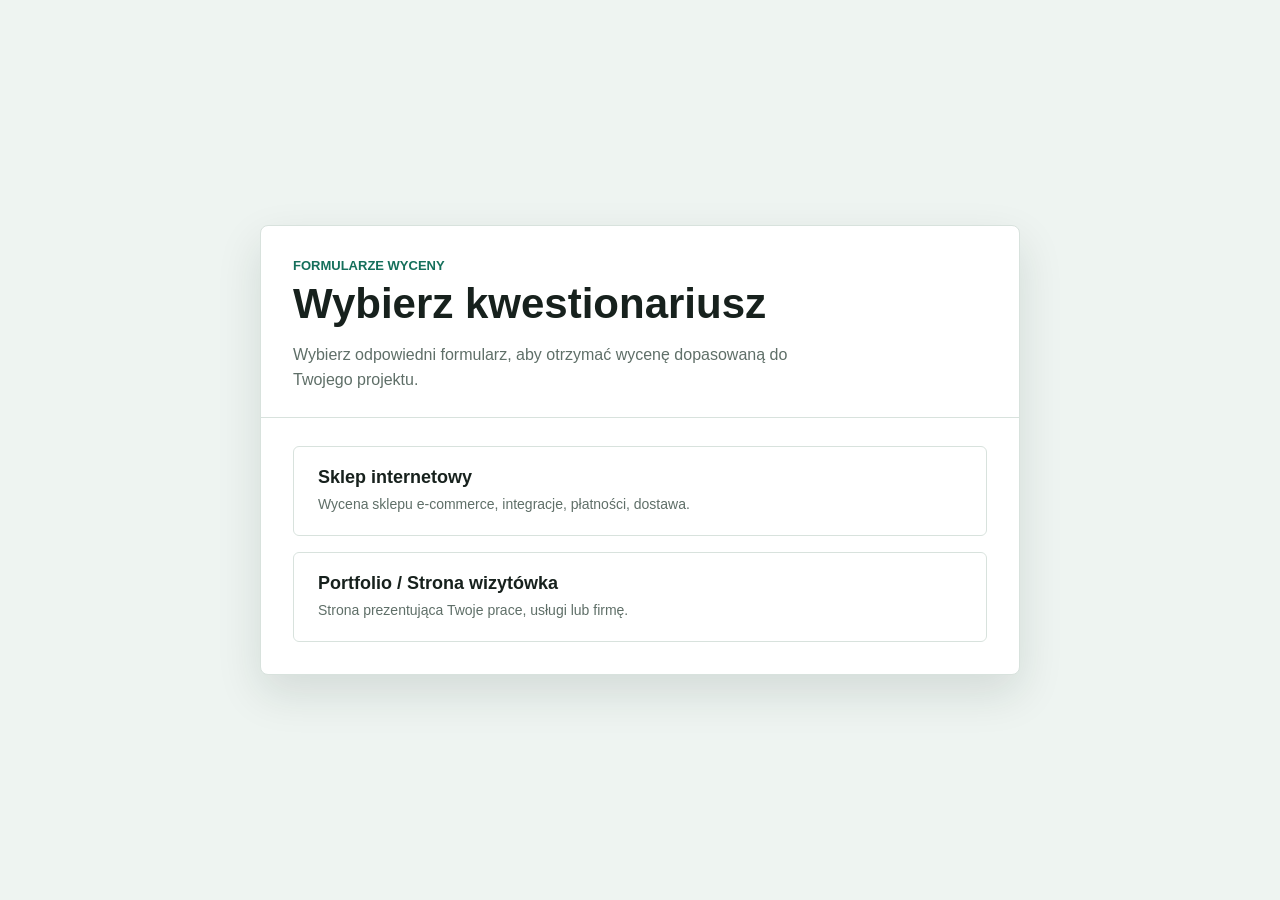
<file: index.html>
<!doctype html>
<html lang="pl">
  <head>
    <meta charset="utf-8">
    <meta name="viewport" content="width=device-width, initial-scale=1">
    <title>Kwestionariusze wyceny</title>
    <link rel="stylesheet" href="./styles.css">
  </head>
  <body>
    <main class="page">
      <section class="survey-shell">
        <div class="intro">
          <p class="eyebrow">Formularze wyceny</p>
          <h1>Wybierz kwestionariusz</h1>
          <p>Wybierz odpowiedni formularz, aby otrzymać wycenę dopasowaną do Twojego projektu.</p>
        </div>

        <nav class="survey-nav">
          <a href="./serwis_sklep/" class="nav-card">
            <h2>Sklep internetowy</h2>
            <p>Wycena sklepu e-commerce, integracje, płatności, dostawa.</p>
          </a>
          <a href="./portfolio/" class="nav-card">
            <h2>Portfolio / Strona wizytówka</h2>
            <p>Strona prezentująca Twoje prace, usługi lub firmę.</p>
          </a>
        </nav>
      </section>
    </main>
  </body>
</html>
</file>
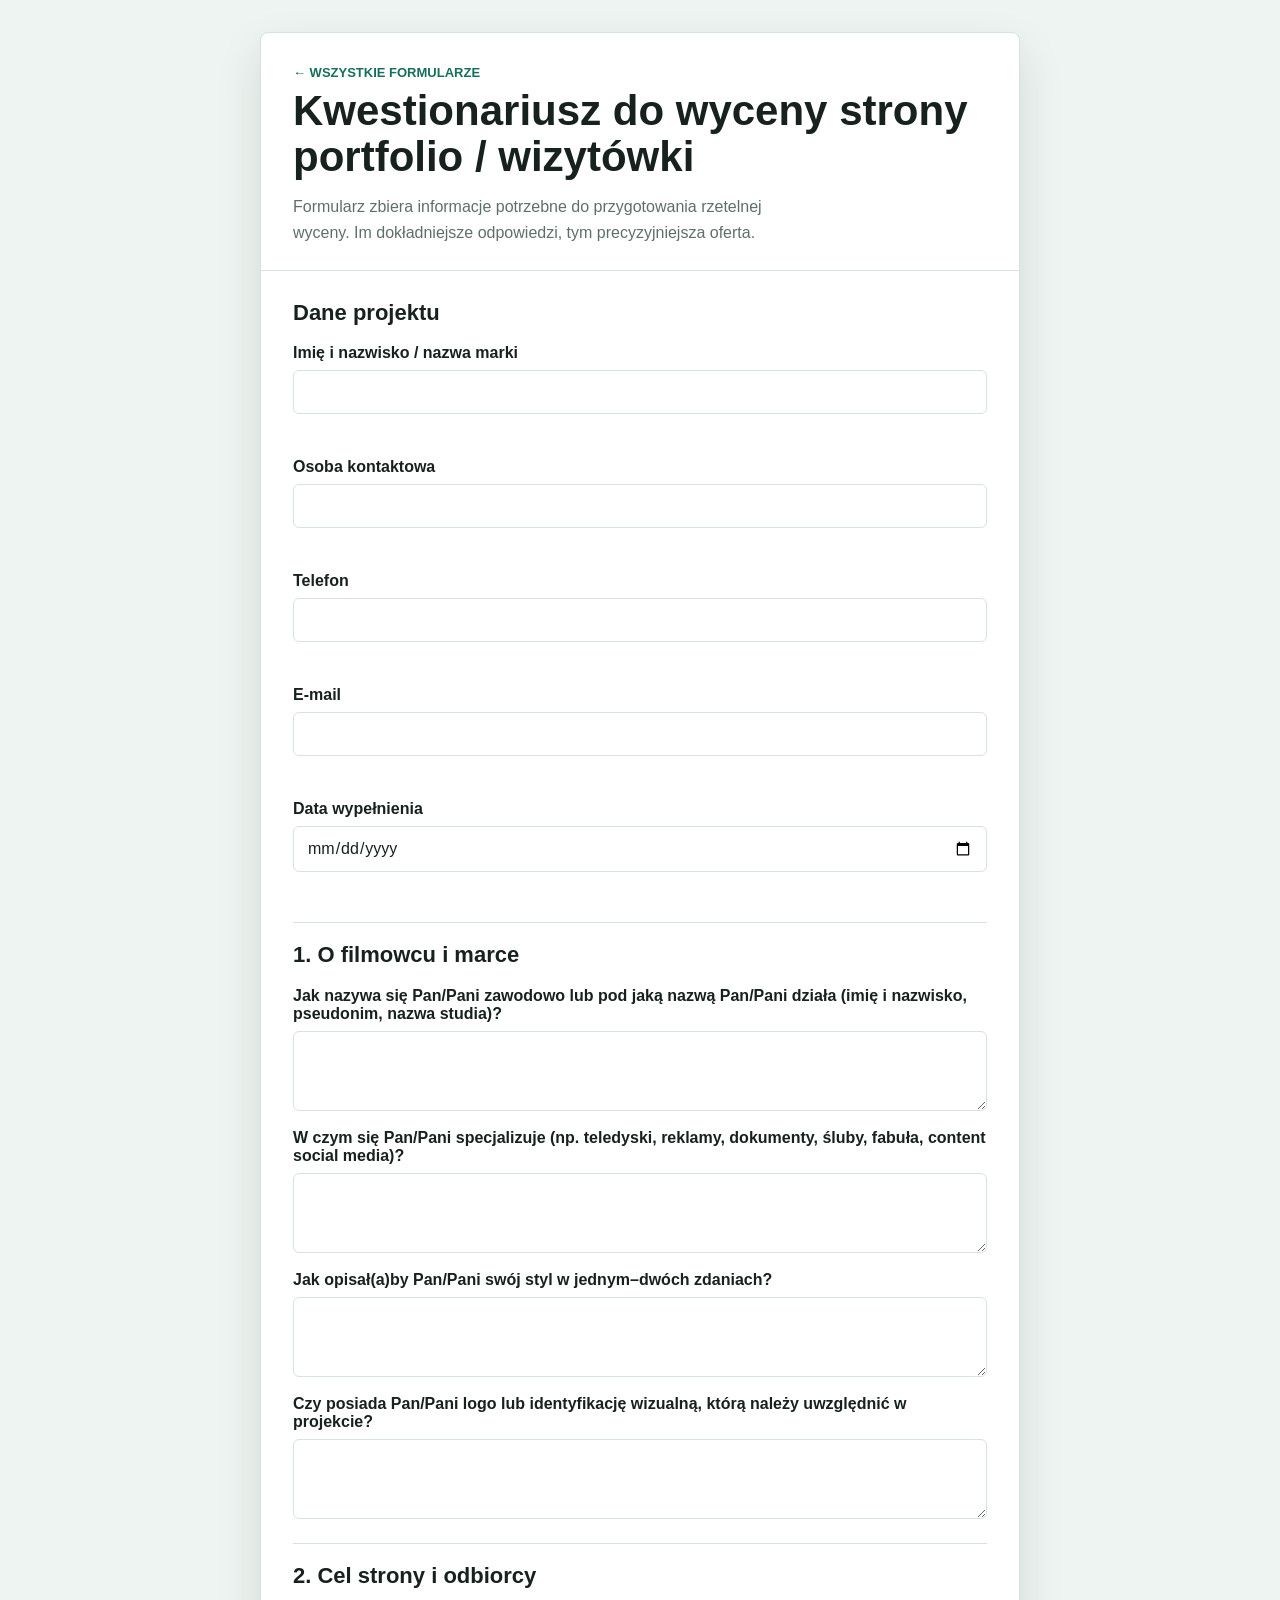
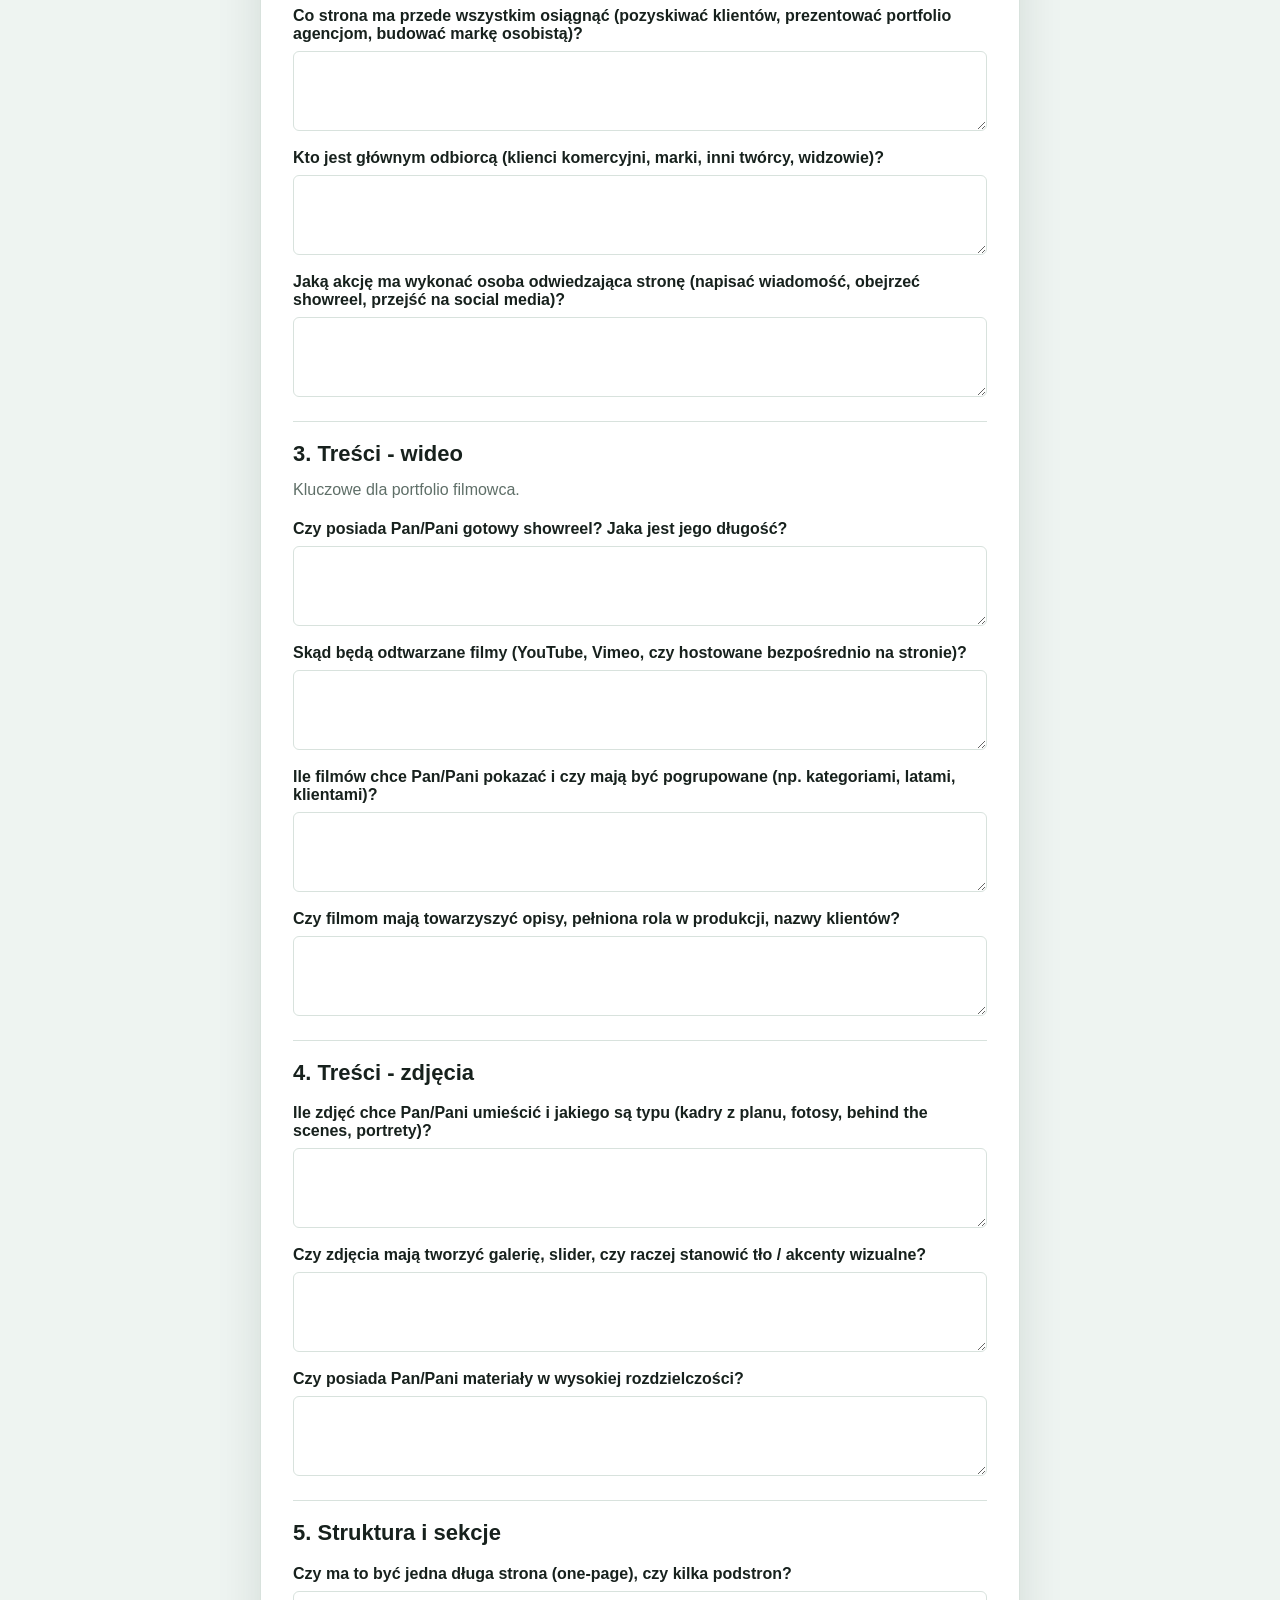
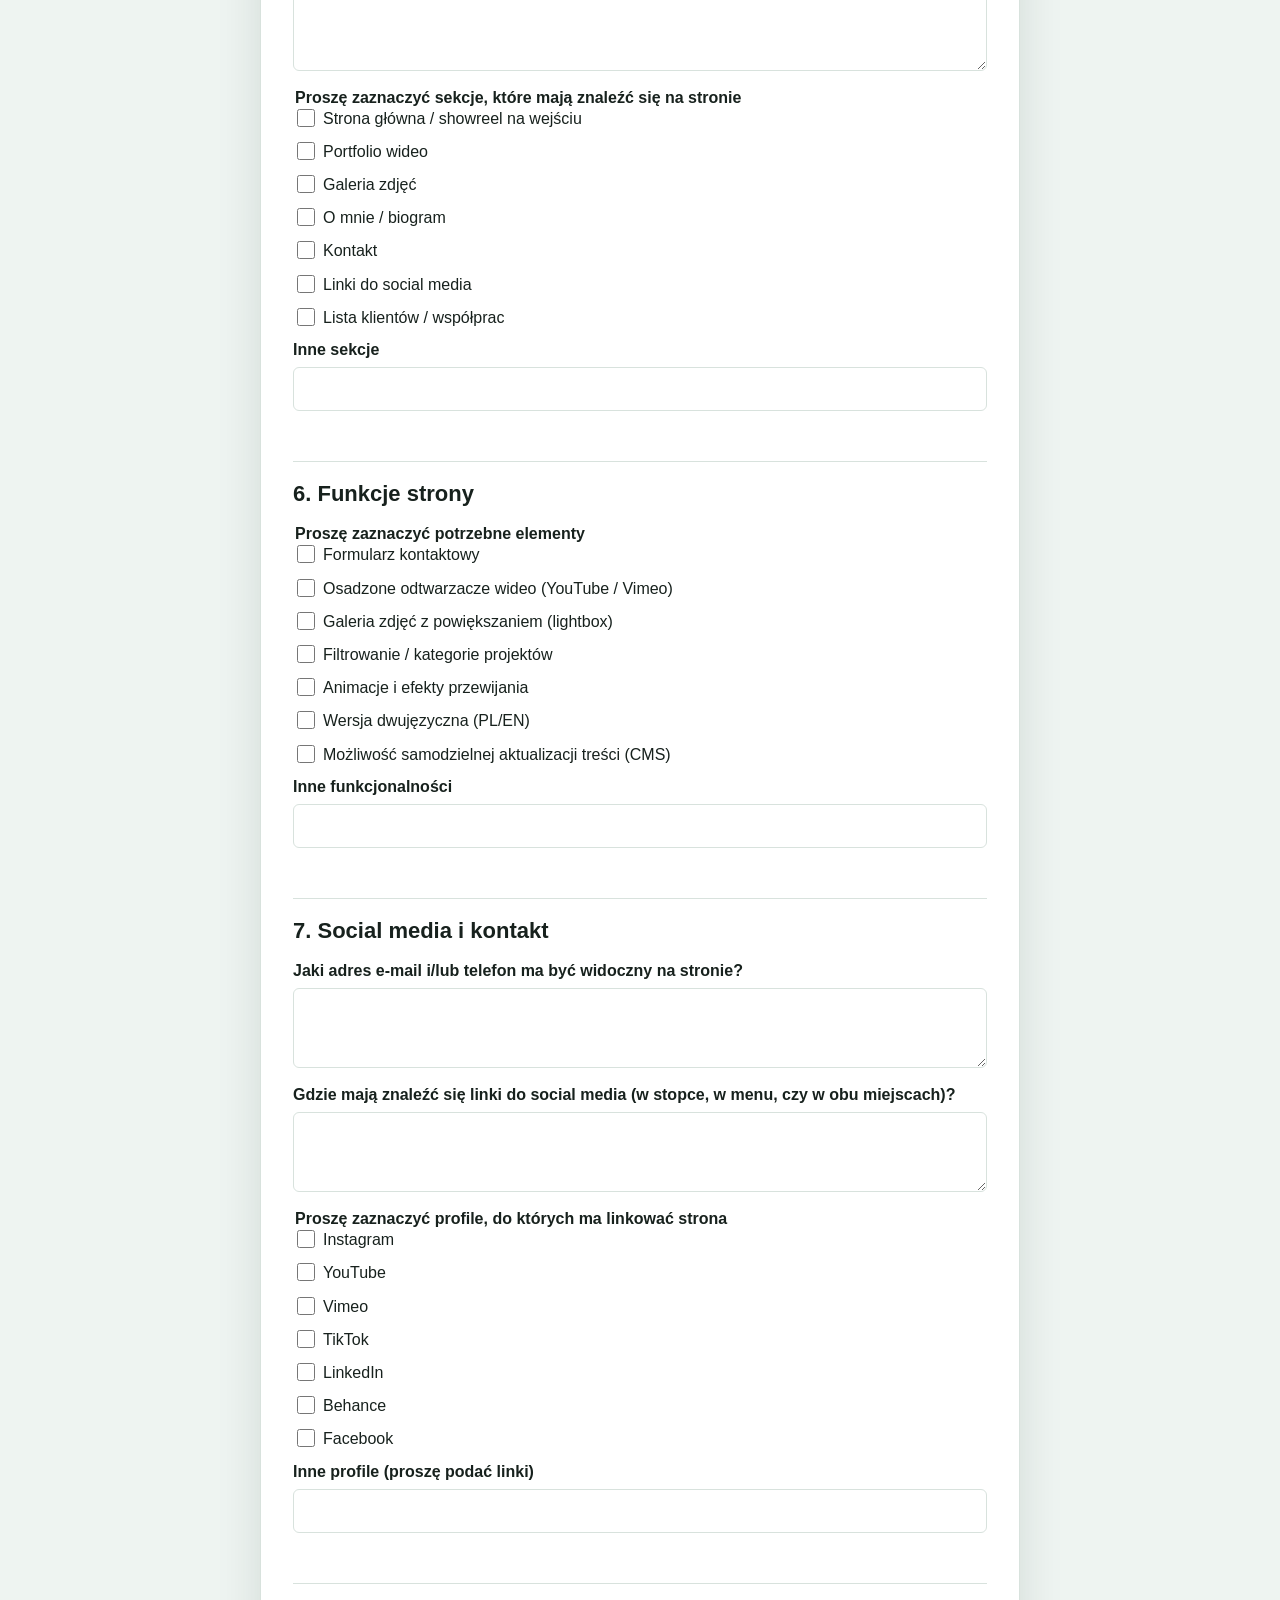
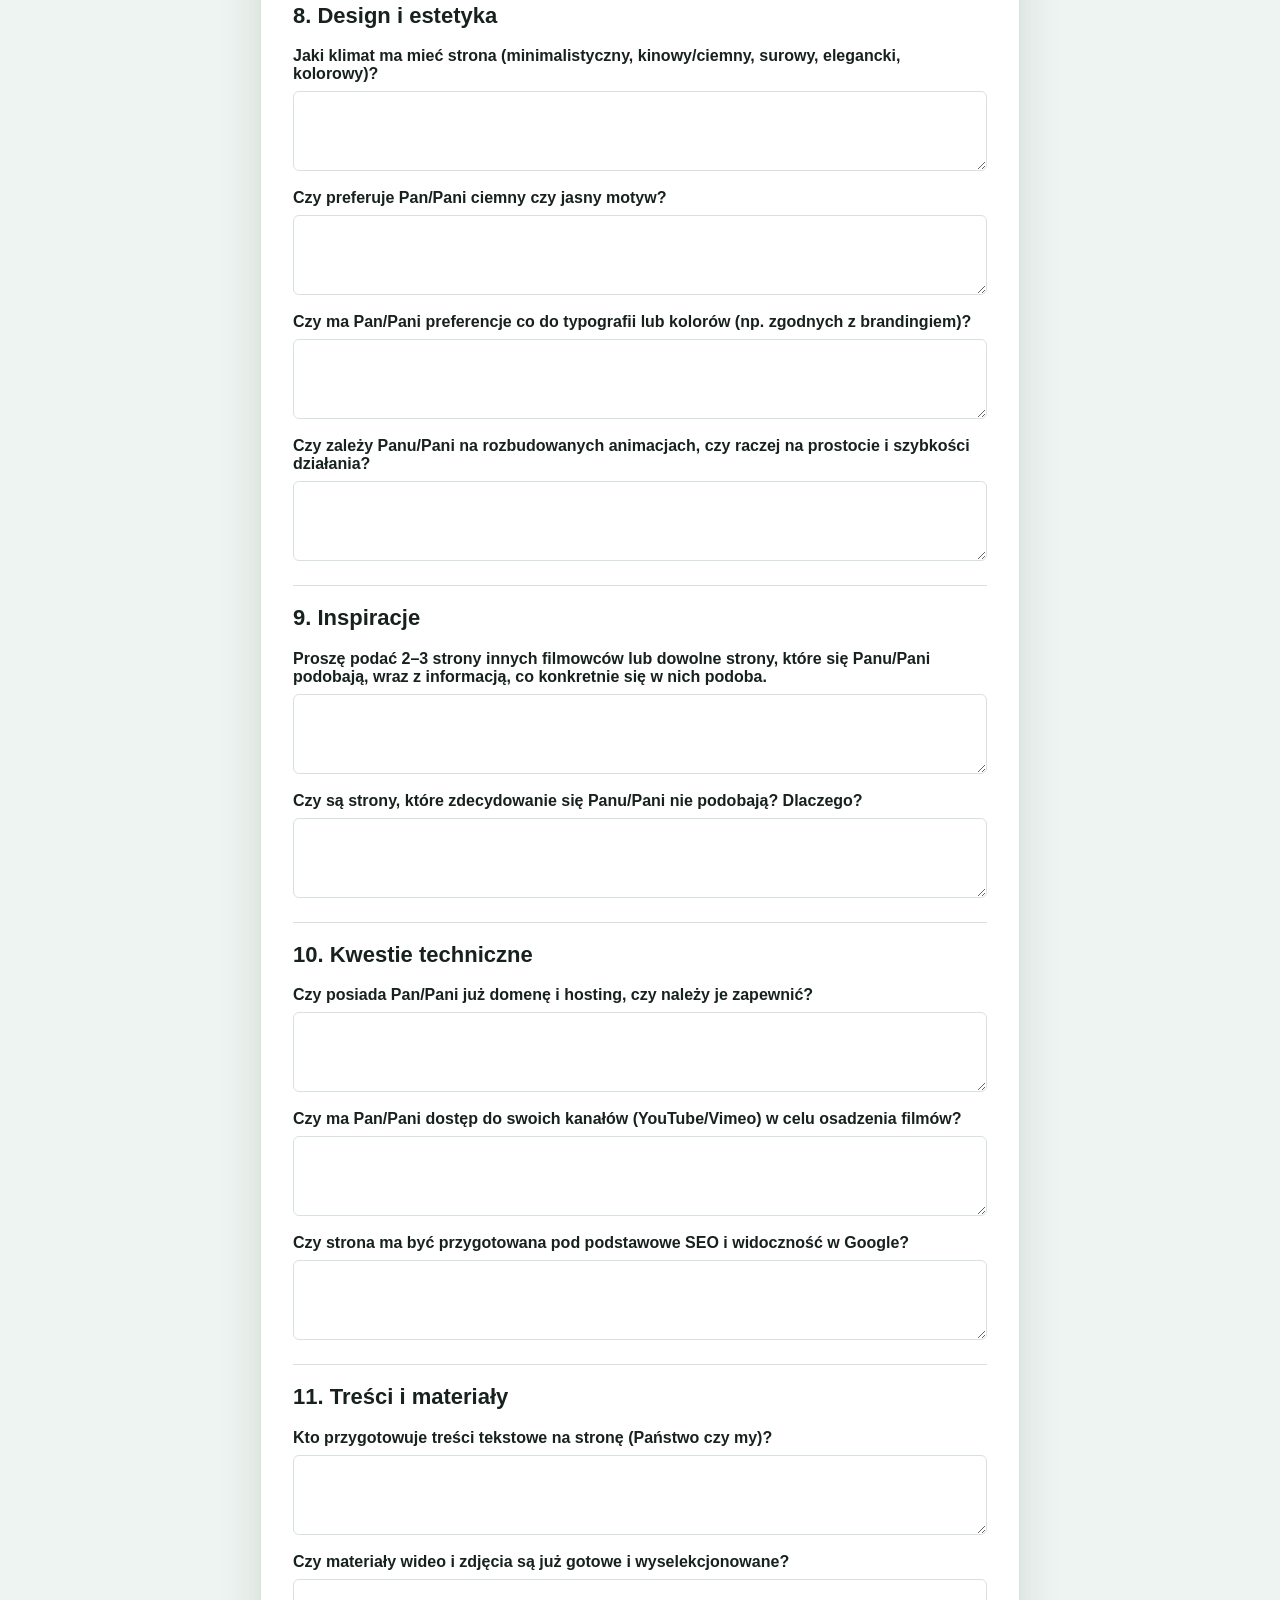
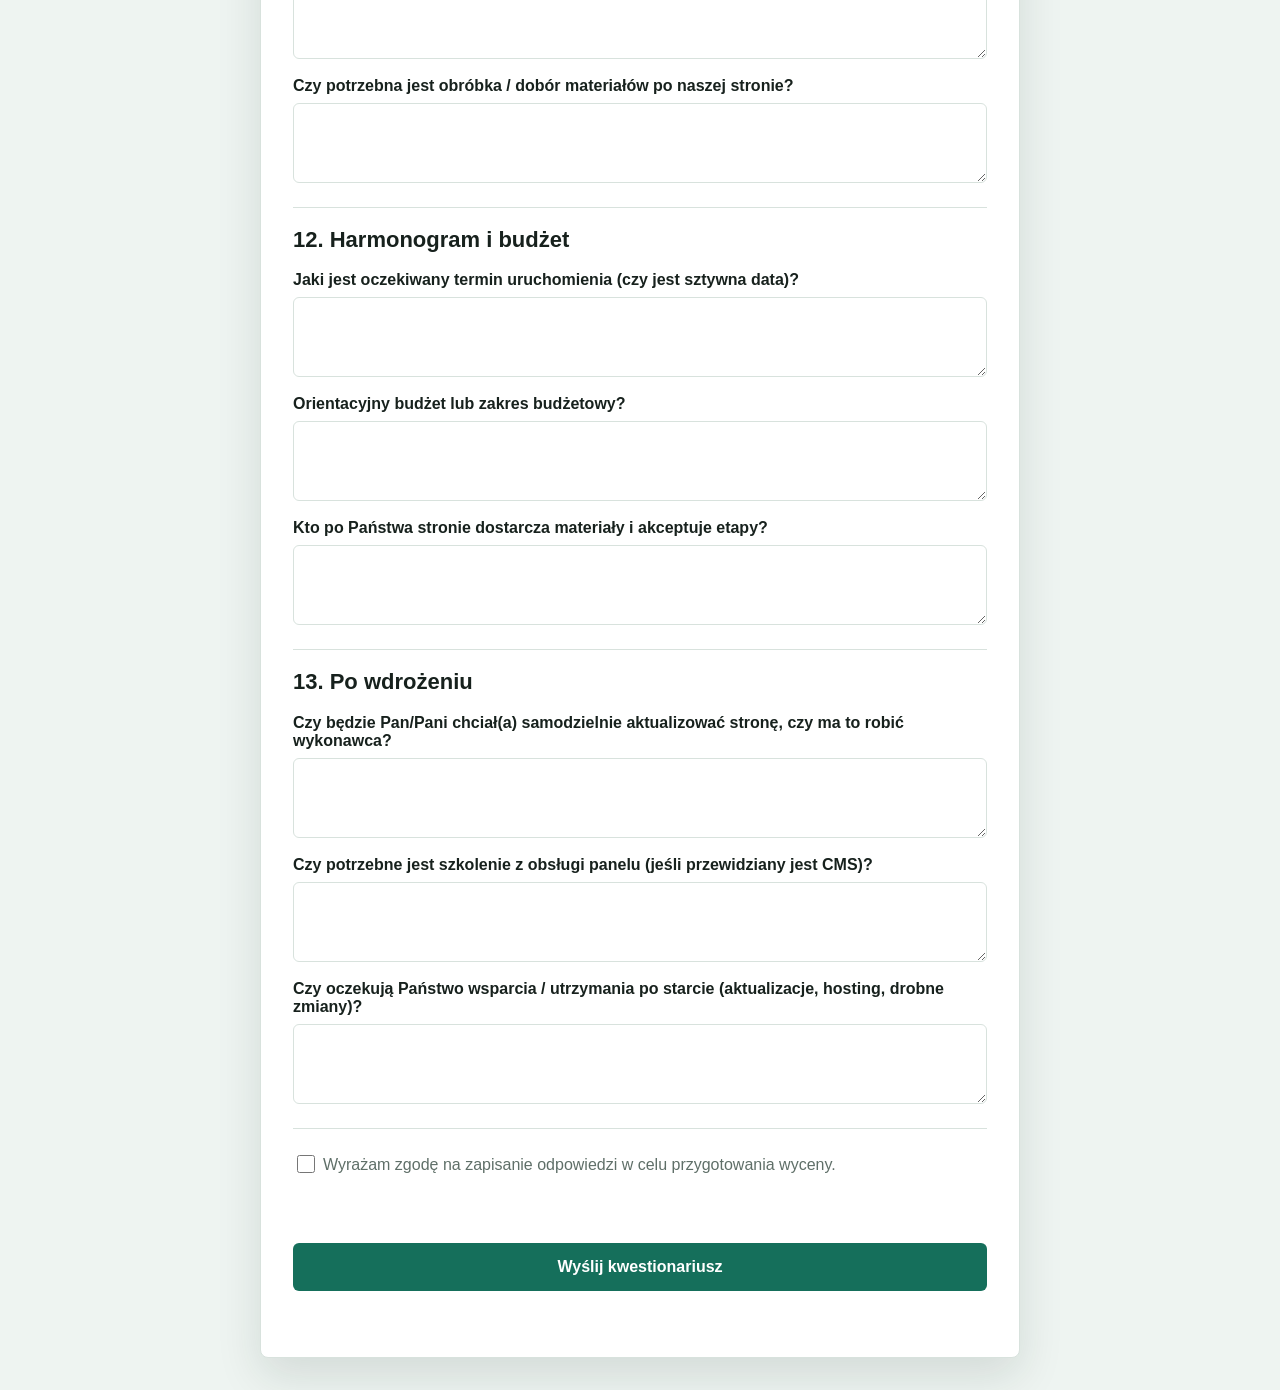
<file: portfolio/index.html>
<!doctype html>
<html lang="pl">
  <head>
    <meta charset="utf-8">
    <meta name="viewport" content="width=device-width, initial-scale=1">
    <title>Kwestionariusz – Portfolio / Strona wizytówka</title>
    <link rel="stylesheet" href="../styles.css">
  </head>
  <body>
    <main class="page">
      <section class="survey-shell" aria-labelledby="survey-title">
        <div class="intro">
          <p class="eyebrow"><a href="../" class="back-link">&larr; Wszystkie formularze</a></p>
          <h1 id="survey-title">Kwestionariusz do wyceny strony portfolio / wizytówki</h1>
          <p>
            Formularz zbiera informacje potrzebne do przygotowania rzetelnej wyceny.
            Im dokładniejsze odpowiedzi, tym precyzyjniejsza oferta.
          </p>
        </div>

        <form id="survey-form" class="survey-form" novalidate>
          <div id="survey-sections"></div>

          <div class="bot-field" aria-hidden="true">
            <label for="website">Strona internetowa</label>
            <input id="website" name="website" type="text" tabindex="-1" autocomplete="off">
          </div>

          <label class="consent">
            <input id="consent" name="consent" type="checkbox" value="Tak" required>
            <span>Wyrażam zgodę na zapisanie odpowiedzi w celu przygotowania wyceny.</span>
          </label>
          <span class="error" data-error-for="consent"></span>

          <div class="actions">
            <button id="submit-button" type="submit">Wyślij kwestionariusz</button>
            <p id="form-status" class="status" role="status" aria-live="polite"></p>
          </div>
        </form>
      </section>
    </main>

    <script src="../config.js"></script>
    <script src="./survey-data.js"></script>
    <script src="../script.js"></script>
  </body>
</html>
</file>
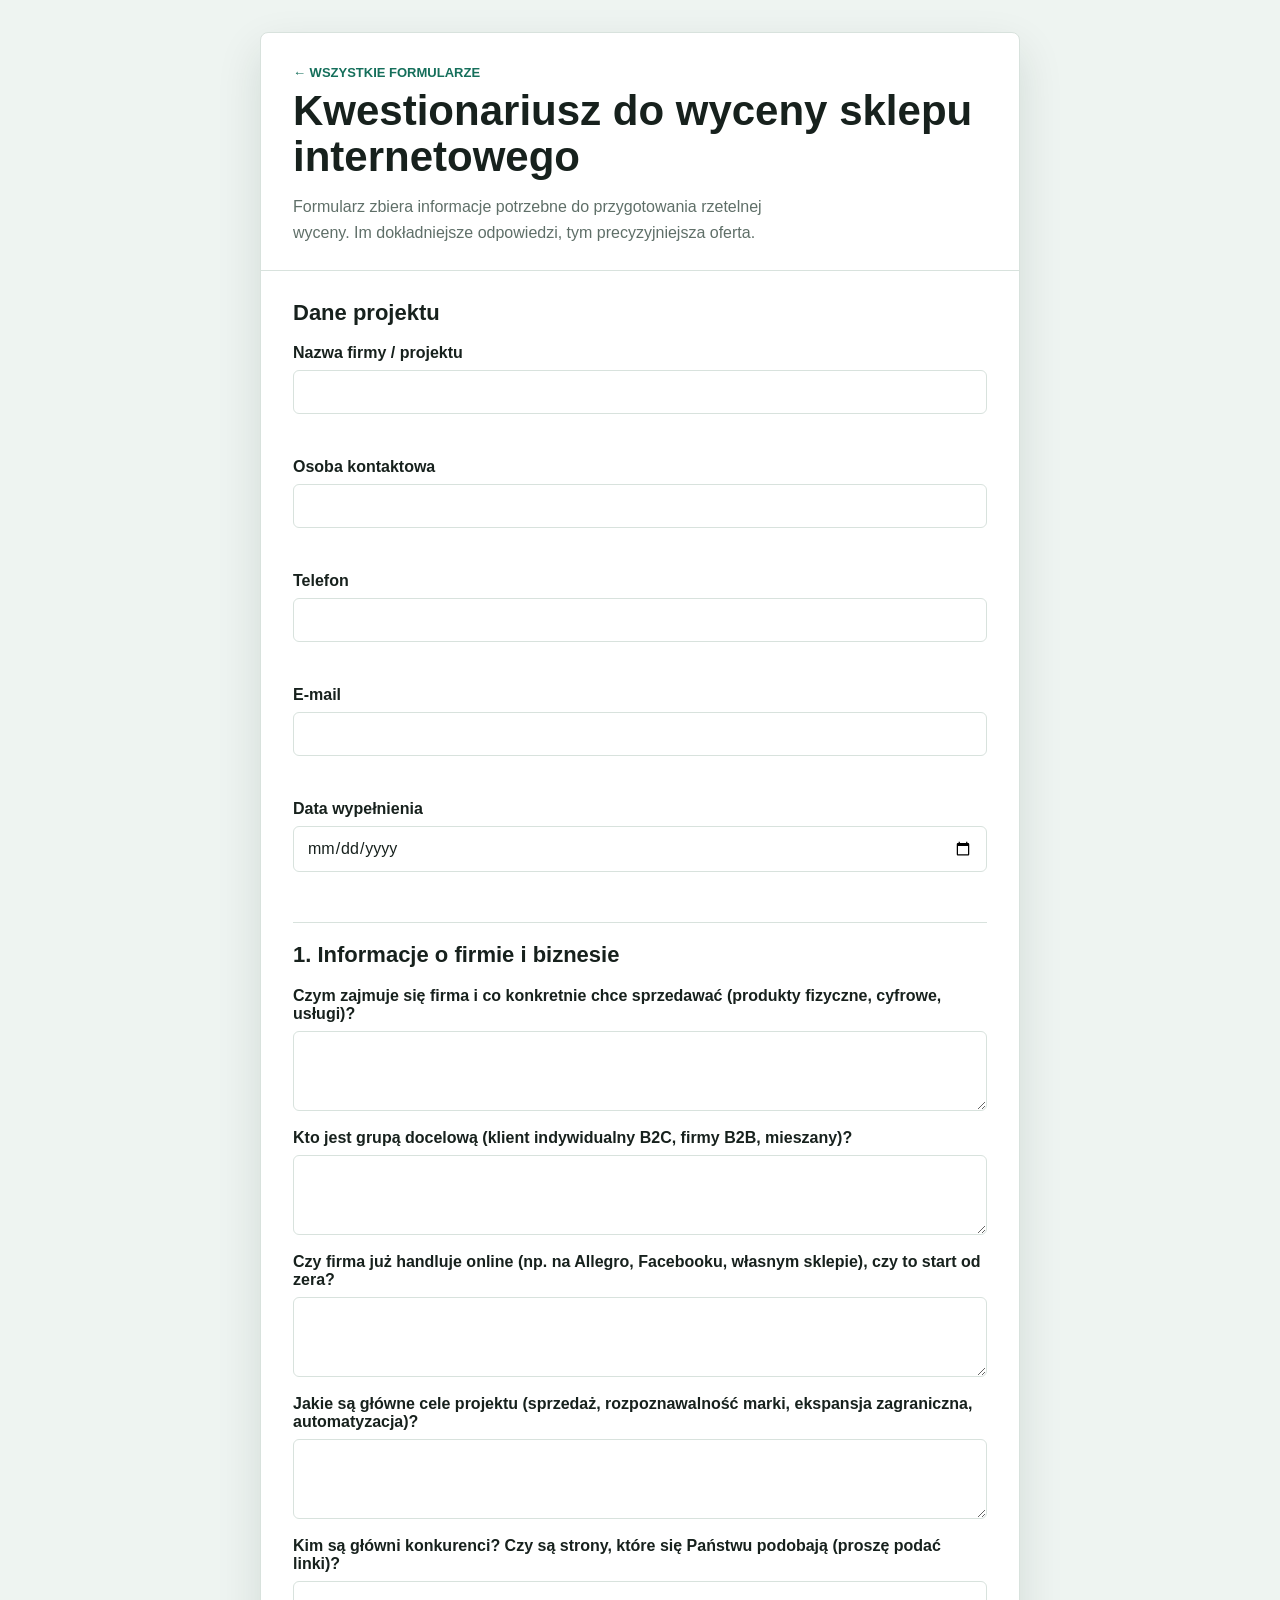
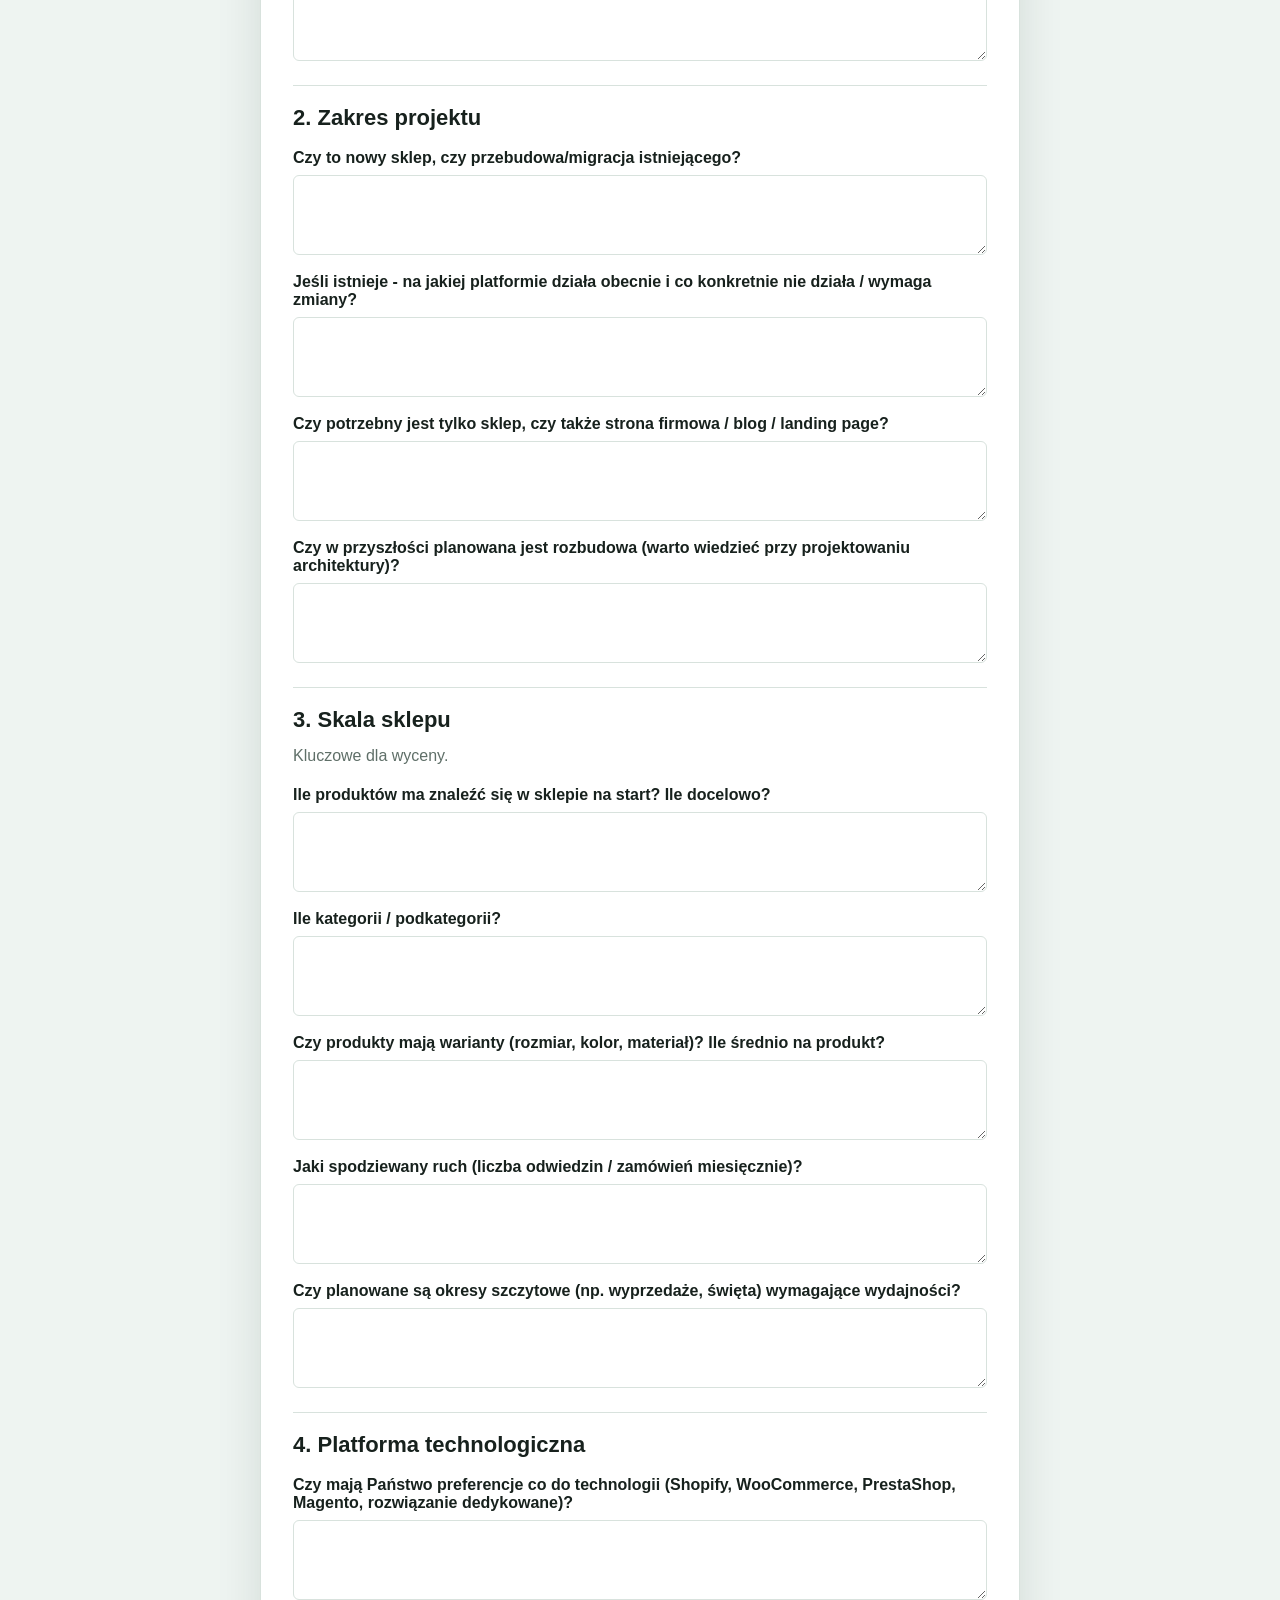
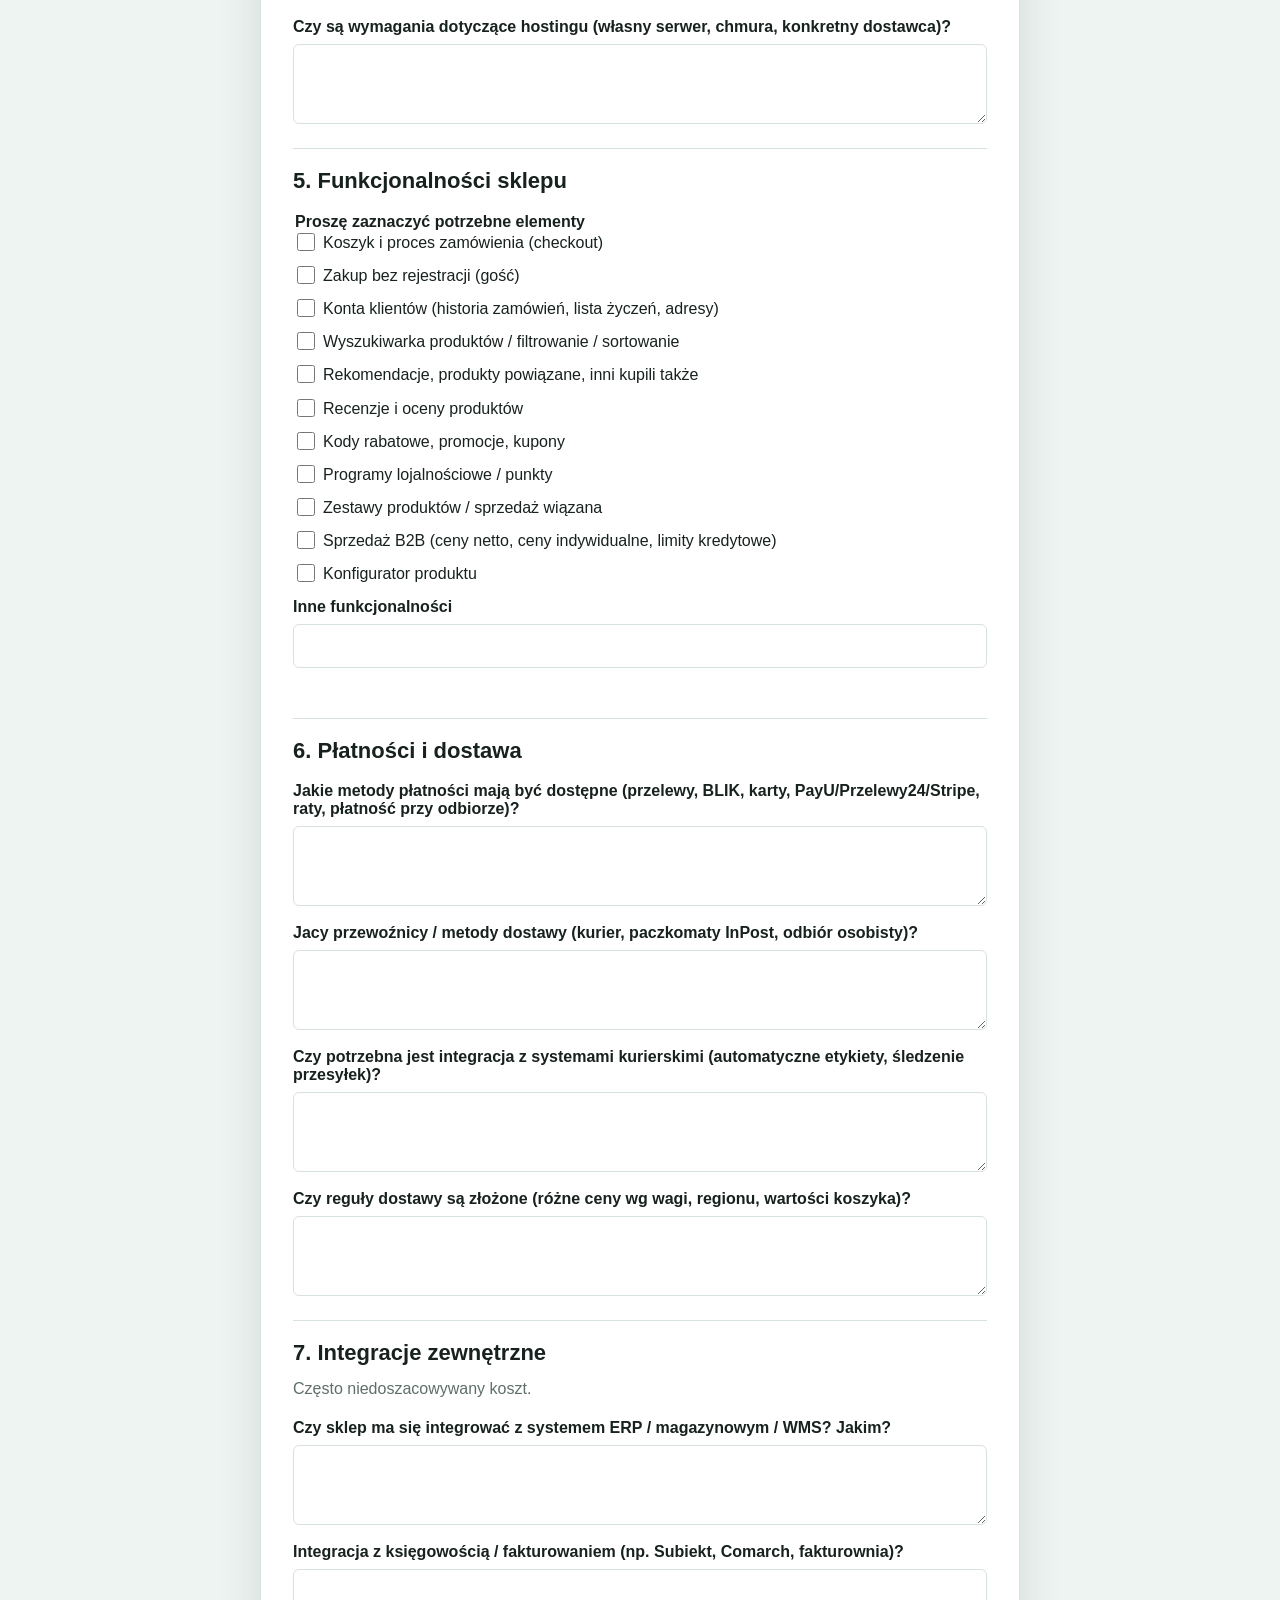
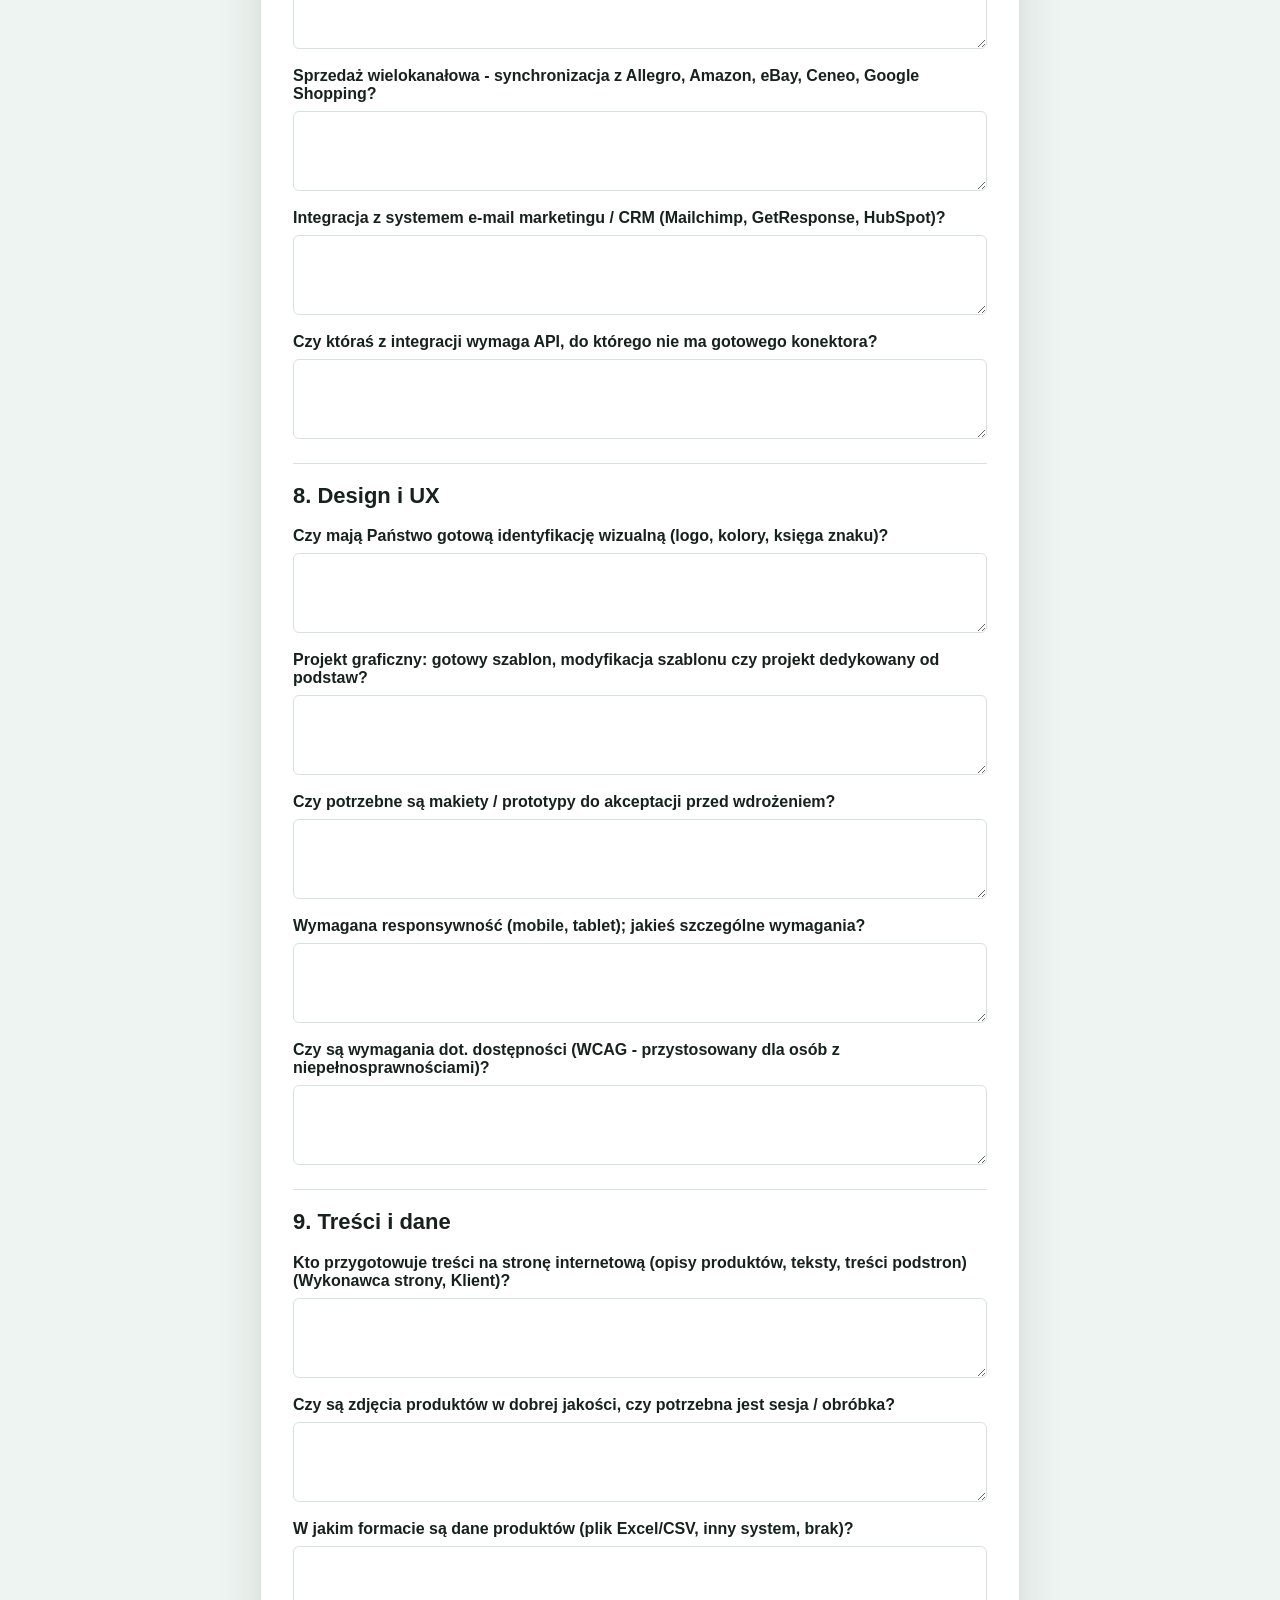
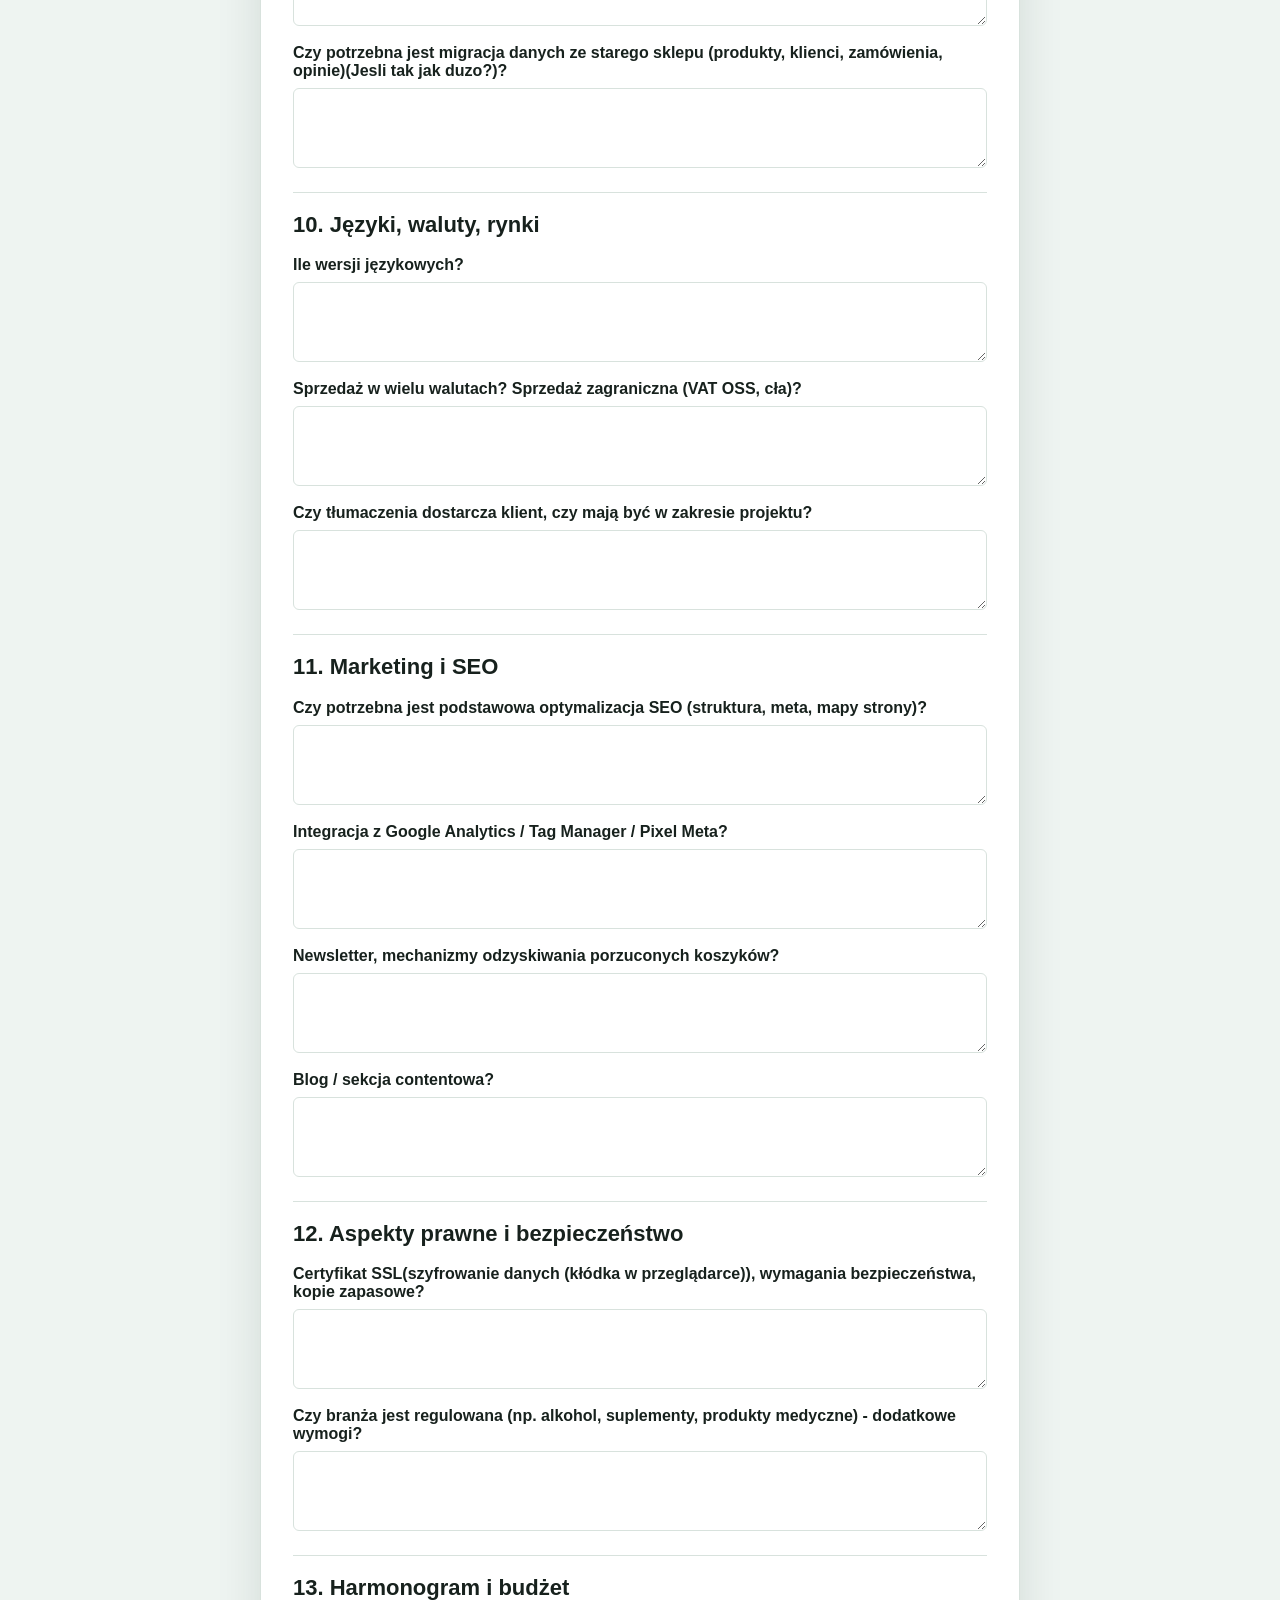
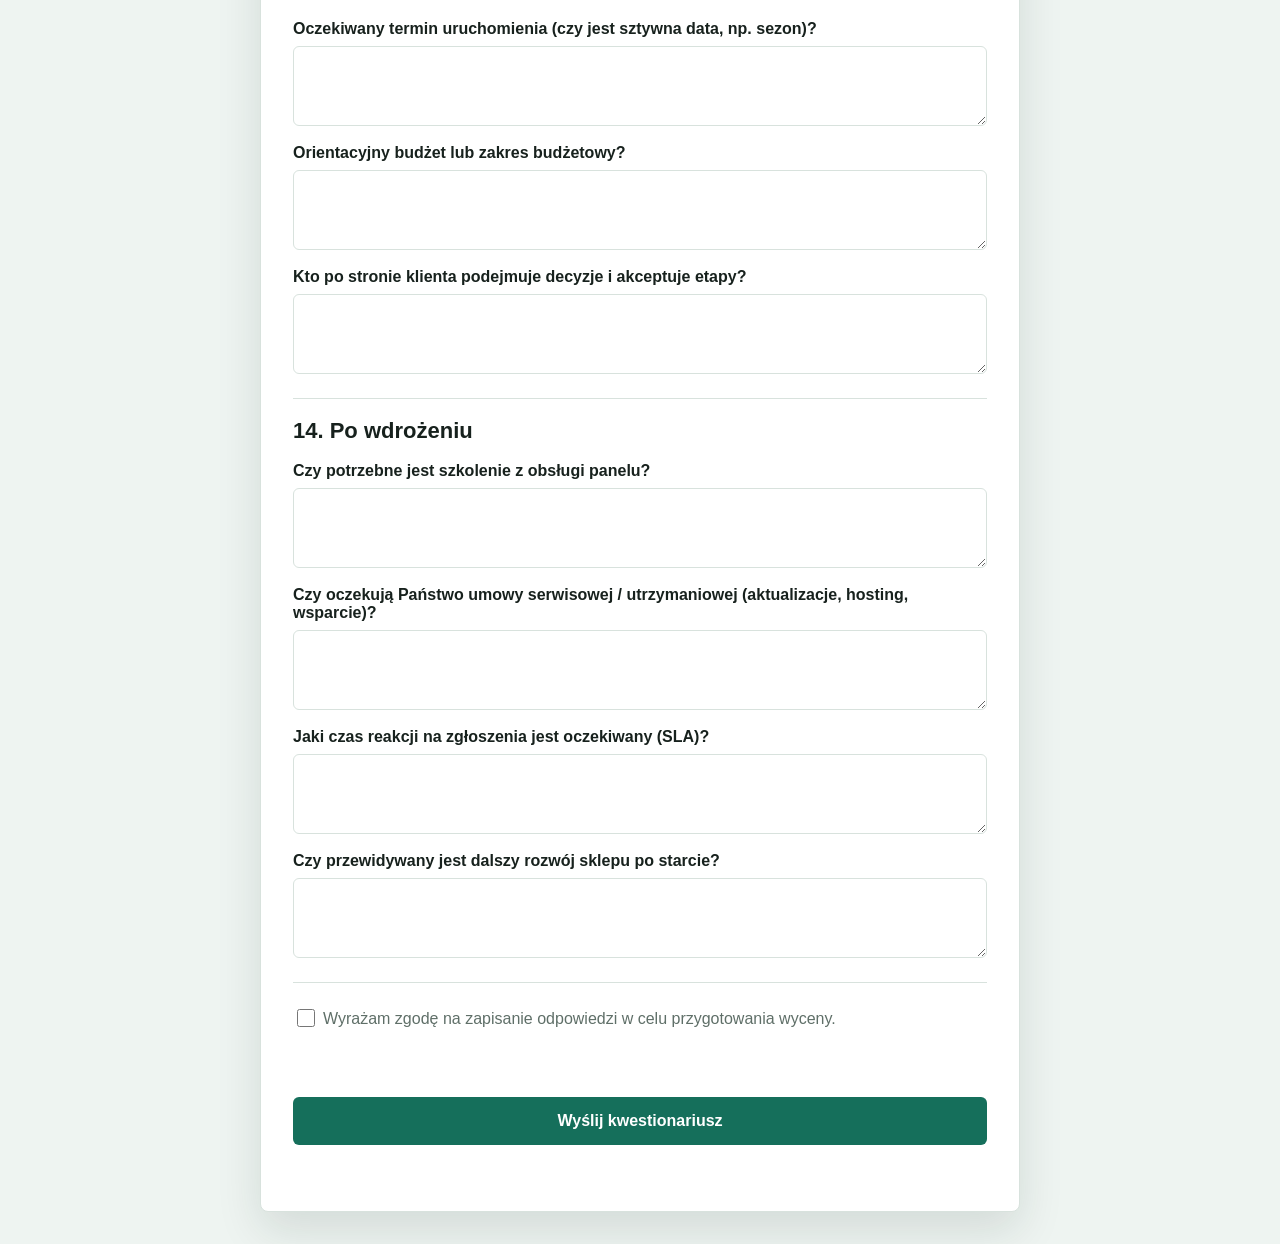
<file: serwis_sklep/index.html>
<!doctype html>
<html lang="pl">
  <head>
    <meta charset="utf-8">
    <meta name="viewport" content="width=device-width, initial-scale=1">
    <title>Kwestionariusz – Sklep internetowy</title>
    <link rel="stylesheet" href="../styles.css">
  </head>
  <body>
    <main class="page">
      <section class="survey-shell" aria-labelledby="survey-title">
        <div class="intro">
          <p class="eyebrow"><a href="../" class="back-link">&larr; Wszystkie formularze</a></p>
          <h1 id="survey-title">Kwestionariusz do wyceny sklepu internetowego</h1>
          <p>
            Formularz zbiera informacje potrzebne do przygotowania rzetelnej wyceny.
            Im dokładniejsze odpowiedzi, tym precyzyjniejsza oferta.
          </p>
        </div>

        <form id="survey-form" class="survey-form" novalidate>
          <div id="survey-sections"></div>

          <div class="bot-field" aria-hidden="true">
            <label for="website">Strona internetowa</label>
            <input id="website" name="website" type="text" tabindex="-1" autocomplete="off">
          </div>

          <label class="consent">
            <input id="consent" name="consent" type="checkbox" value="Tak" required>
            <span>Wyrażam zgodę na zapisanie odpowiedzi w celu przygotowania wyceny.</span>
          </label>
          <span class="error" data-error-for="consent"></span>

          <div class="actions">
            <button id="submit-button" type="submit">Wyślij kwestionariusz</button>
            <p id="form-status" class="status" role="status" aria-live="polite"></p>
          </div>
        </form>
      </section>
    </main>

    <script src="../config.js"></script>
    <script src="./survey-data.js"></script>
    <script src="../script.js"></script>
  </body>
</html>
</file>
<file: styles.css>
:root {
  color-scheme: light;
  --bg: #eef4f1;
  --panel: #ffffff;
  --text: #17211d;
  --muted: #5f6f68;
  --line: #d8e2dd;
  --accent: #156f5b;
  --accent-dark: #0f5446;
  --danger: #b42318;
  --focus: #f4b740;
}

* {
  box-sizing: border-box;
}

body {
  margin: 0;
  min-height: 100vh;
  font-family: Arial, Helvetica, sans-serif;
  color: var(--text);
  background: var(--bg);
}

.page {
  width: 100%;
  min-height: 100vh;
  padding: 32px 16px;
  display: grid;
  place-items: center;
}

.survey-shell {
  width: min(760px, 100%);
  background: var(--panel);
  border: 1px solid var(--line);
  border-radius: 8px;
  box-shadow: 0 18px 45px rgba(16, 41, 32, 0.12);
  overflow: hidden;
}

.intro {
  padding: 32px 32px 24px;
  border-bottom: 1px solid var(--line);
}

.eyebrow {
  margin: 0 0 8px;
  color: var(--accent);
  font-size: 13px;
  font-weight: 700;
  text-transform: uppercase;
  letter-spacing: 0;
}

h1 {
  margin: 0;
  font-size: clamp(28px, 5vw, 42px);
  line-height: 1.1;
}

.intro p:last-child {
  max-width: 58ch;
  margin: 14px 0 0;
  color: var(--muted);
  line-height: 1.6;
}

.survey-form {
  padding: 28px 32px 32px;
  display: grid;
  gap: 24px;
}

#survey-sections {
  display: grid;
  gap: 18px;
}

.form-section {
  display: grid;
  gap: 18px;
  padding-bottom: 24px;
  border-bottom: 1px solid var(--line);
}

.form-section h2 {
  margin: 0;
  font-size: 22px;
  line-height: 1.25;
}

.section-note {
  margin: -8px 0 0;
  color: var(--muted);
  line-height: 1.5;
}

.field {
  display: grid;
  gap: 8px;
  margin: 0;
  padding: 0;
  border: 0;
}

.bot-field {
  position: absolute;
  left: -10000px;
  width: 1px;
  height: 1px;
  overflow: hidden;
}

label,
legend {
  font-weight: 700;
}

input,
select,
textarea {
  width: 100%;
  border: 1px solid var(--line);
  border-radius: 6px;
  padding: 12px 13px;
  color: var(--text);
  background: #fff;
  font: inherit;
}

textarea {
  resize: vertical;
}

input:focus,
select:focus,
textarea:focus,
button:focus {
  outline: 3px solid var(--focus);
  outline-offset: 2px;
}

.checkbox-field {
  gap: 12px;
}

.checkbox-grid {
  display: grid;
  gap: 10px;
}

.checkbox-option {
  display: grid;
  grid-template-columns: 20px 1fr;
  gap: 10px;
  align-items: start;
  font-weight: 400;
  line-height: 1.45;
}

.checkbox-option input {
  width: 18px;
  height: 18px;
  margin-top: 2px;
}

.consent {
  display: grid;
  grid-template-columns: 20px 1fr;
  gap: 10px;
  align-items: start;
  color: var(--muted);
  font-weight: 400;
  line-height: 1.5;
}

.consent input {
  width: 18px;
  height: 18px;
  margin-top: 2px;
}

.actions {
  display: grid;
  gap: 12px;
}

button {
  min-height: 48px;
  border: 0;
  border-radius: 6px;
  padding: 12px 18px;
  color: #fff;
  background: var(--accent);
  font: inherit;
  font-weight: 700;
  cursor: pointer;
}

button:hover {
  background: var(--accent-dark);
}

button:disabled {
  cursor: not-allowed;
  opacity: 0.65;
}

.status {
  min-height: 22px;
  margin: 0;
  color: var(--muted);
  line-height: 1.4;
}

.status.success {
  color: var(--accent-dark);
}

.status.error,
.error {
  color: var(--danger);
}

.error {
  min-height: 18px;
  font-size: 14px;
}

.back-link {
  color: var(--accent);
  text-decoration: none;
  font-weight: 700;
}

.back-link:hover {
  text-decoration: underline;
}

.survey-nav {
  padding: 28px 32px 32px;
  display: grid;
  gap: 16px;
}

.nav-card {
  display: block;
  padding: 20px 24px;
  border: 1px solid var(--line);
  border-radius: 6px;
  text-decoration: none;
  color: var(--text);
  transition: border-color 0.15s, box-shadow 0.15s;
}

.nav-card:hover {
  border-color: var(--accent);
  box-shadow: 0 4px 12px rgba(21, 111, 91, 0.1);
}

.nav-card h2 {
  margin: 0 0 6px;
  font-size: 18px;
}

.nav-card p {
  margin: 0;
  color: var(--muted);
  font-size: 14px;
  line-height: 1.5;
}

@media (max-width: 560px) {
  .page {
    padding: 16px;
    place-items: start center;
  }

  .intro,
  .survey-form,
  .survey-nav {
    padding-left: 20px;
    padding-right: 20px;
  }
}
</file>
